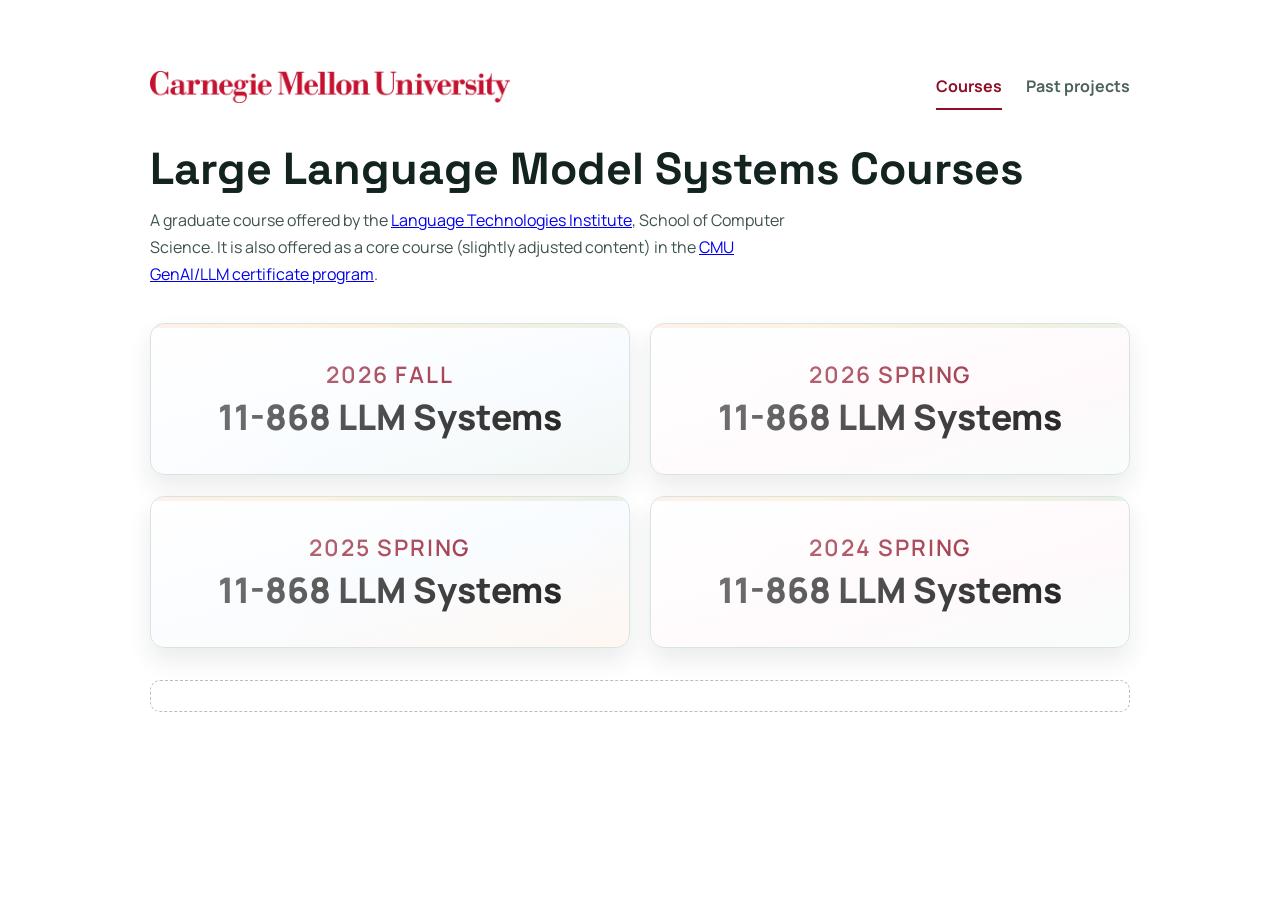
<file: index.html>
<!doctype html>
<html lang="en">
  <head>
    <meta charset="UTF-8" />
    <meta name="viewport" content="width=device-width, initial-scale=1.0" />
    <title>CMU LLM Systems</title>
    <meta
      name="description"
      content="Course links for CMU 11-868 Large Language Model Systems."
    />
    <link rel="preconnect" href="https://fonts.googleapis.com" />
    <link rel="preconnect" href="https://fonts.gstatic.com" crossorigin />
    <link
      href="https://fonts.googleapis.com/css2?family=Manrope:wght@400;500;700;800&family=Space+Grotesk:wght@500;700&display=swap"
      rel="stylesheet"
    />
    <link rel="stylesheet" href="styles.css" />
  </head>
  <body>
    <main class="page">
      <div class="site-header">
        <img class="cmu-wordmark" src="cmu-wordmark-logo.png" alt="Carnegie Mellon University" />
        <nav class="site-nav" aria-label="Main navigation">
          <a href="/" aria-current="page">Courses</a>
          <a href="/past_projects/">Past projects</a>
        </nav>
      </div>
      <header class="hero">
        <h1>Large Language Model Systems Courses</h1>
        <p class="lead">
          A graduate course offered by the <a href="https://www.lti.cmu.edu/">Language Technologies Institute</a>, School of Computer Science.
          It is also offered as a core course (slightly adjusted content) in the <a href="https://www.cmu.edu/online/generative-ai-llms">CMU GenAI/LLM certificate program</a>. 
        </p>
      </header>

      <ul class="cards">
        <li class="card" data-year="2026" data-term="Fall">
          <a href="/llmsystem2026fall/">
            <span class="term">2026 Fall</span>
            <p class="title">11-868 LLM Systems</p>
          </a>
        </li>

        <li class="card" data-year="2026" data-term="Spring">
          <a href="/llmsystem2026spring/">
            <span class="term">2026 Spring</span>
            <p class="title">11-868 LLM Systems</p>
          </a>
        </li>

        <li class="card" data-year="2025" data-term="Spring">
          <a href="/llmsystem2025spring/">
            <span class="term">2025 Spring</span>
            <p class="title">11-868 LLM Systems</p>
          </a>
        </li>

        <li class="card" data-year="2024" data-term="Spring">
          <a href="/llmsystem2024spring/">
            <span class="term">2024 Spring</span>
            <p class="title">11-868 LLM Systems</p>
          </a>
        </li>
      </ul>

      <p class="manage-note">
        
      </p>
    </main>
    <script>
      (function sortCourseCards() {
        const termRank = {
          Fall: 3,
          Summer: 2,
          Spring: 1,
          Winter: 0,
        };

        const cardsContainer = document.querySelector(".cards");
        if (!cardsContainer) {
          return;
        }

        const cards = Array.from(cardsContainer.querySelectorAll(".card"));

        cards
          .sort((a, b) => {
            const yearA = Number(a.dataset.year) || 0;
            const yearB = Number(b.dataset.year) || 0;
            if (yearA !== yearB) {
              return yearB - yearA;
            }

            const termA = termRank[a.dataset.term] ?? -1;
            const termB = termRank[b.dataset.term] ?? -1;
            return termB - termA;
          })
          .forEach((card) => cardsContainer.appendChild(card));
      })();
    </script>
  </body>
</html>
</file>
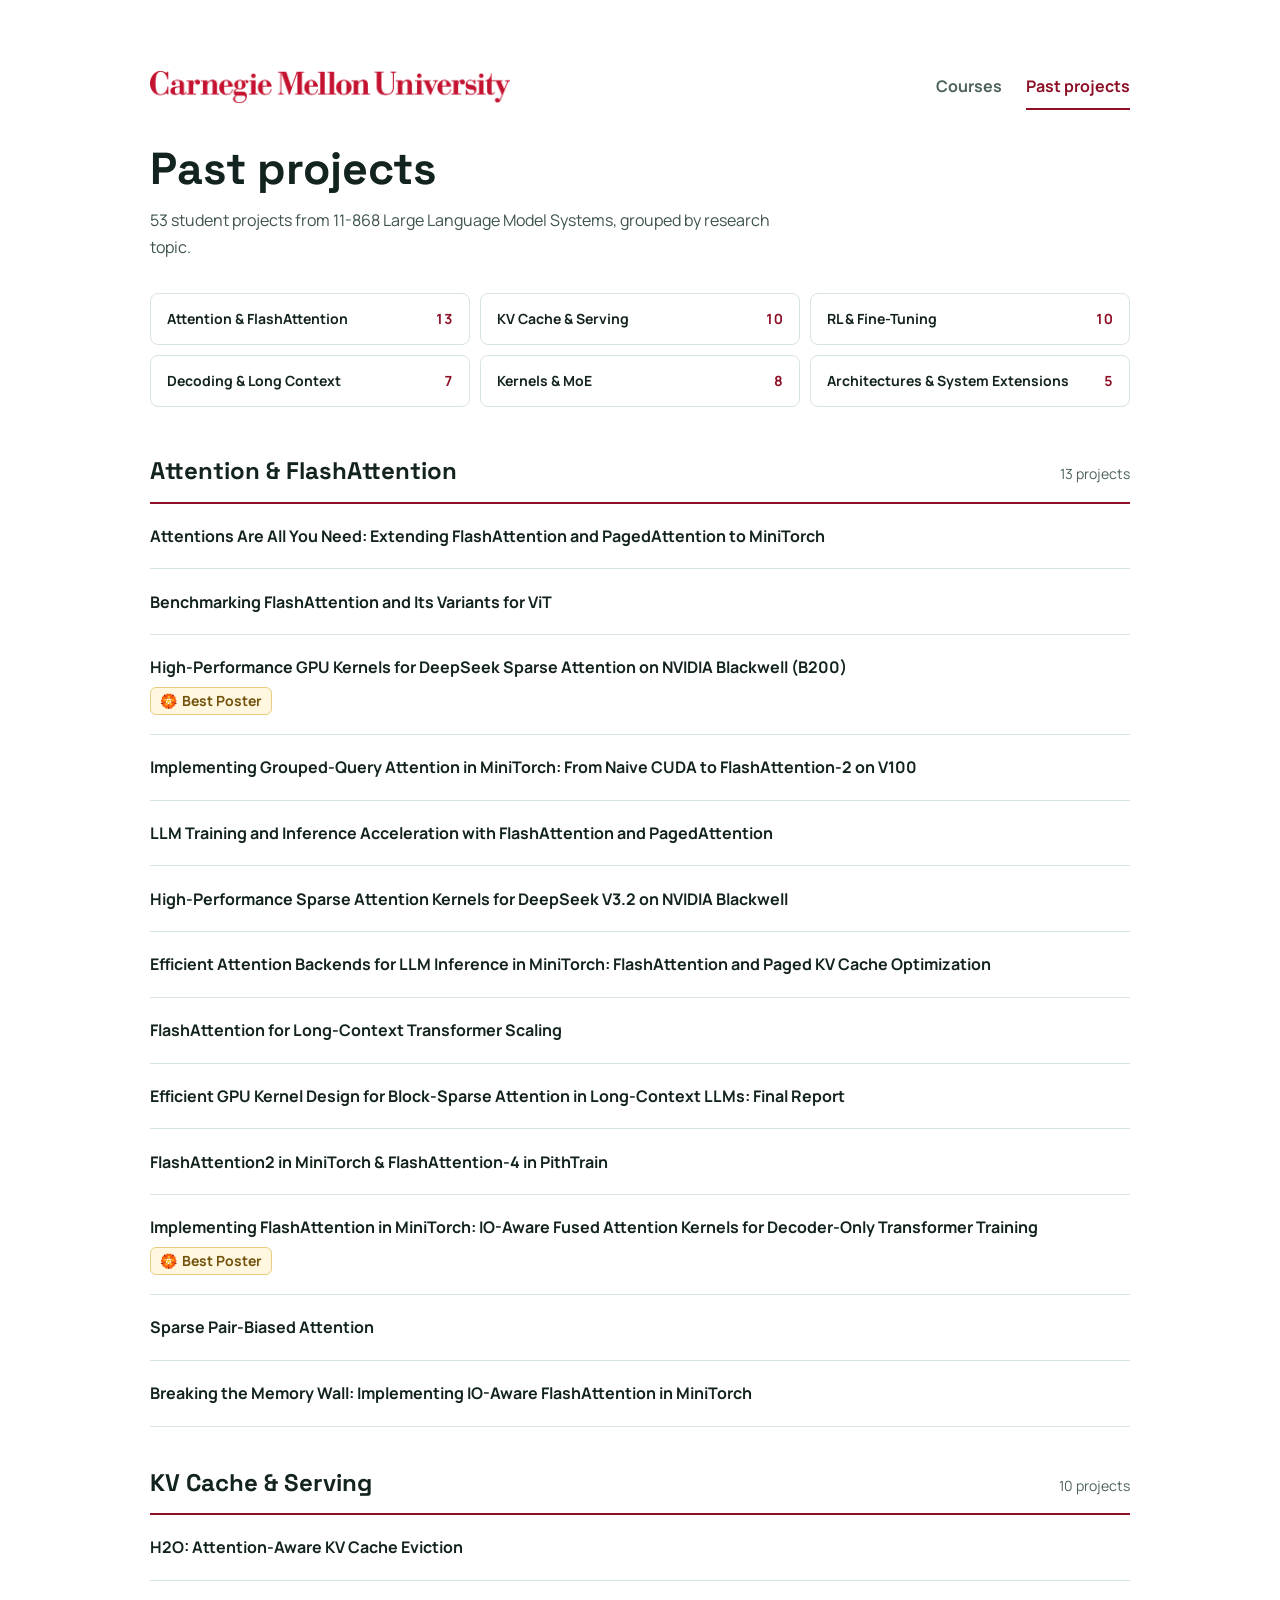
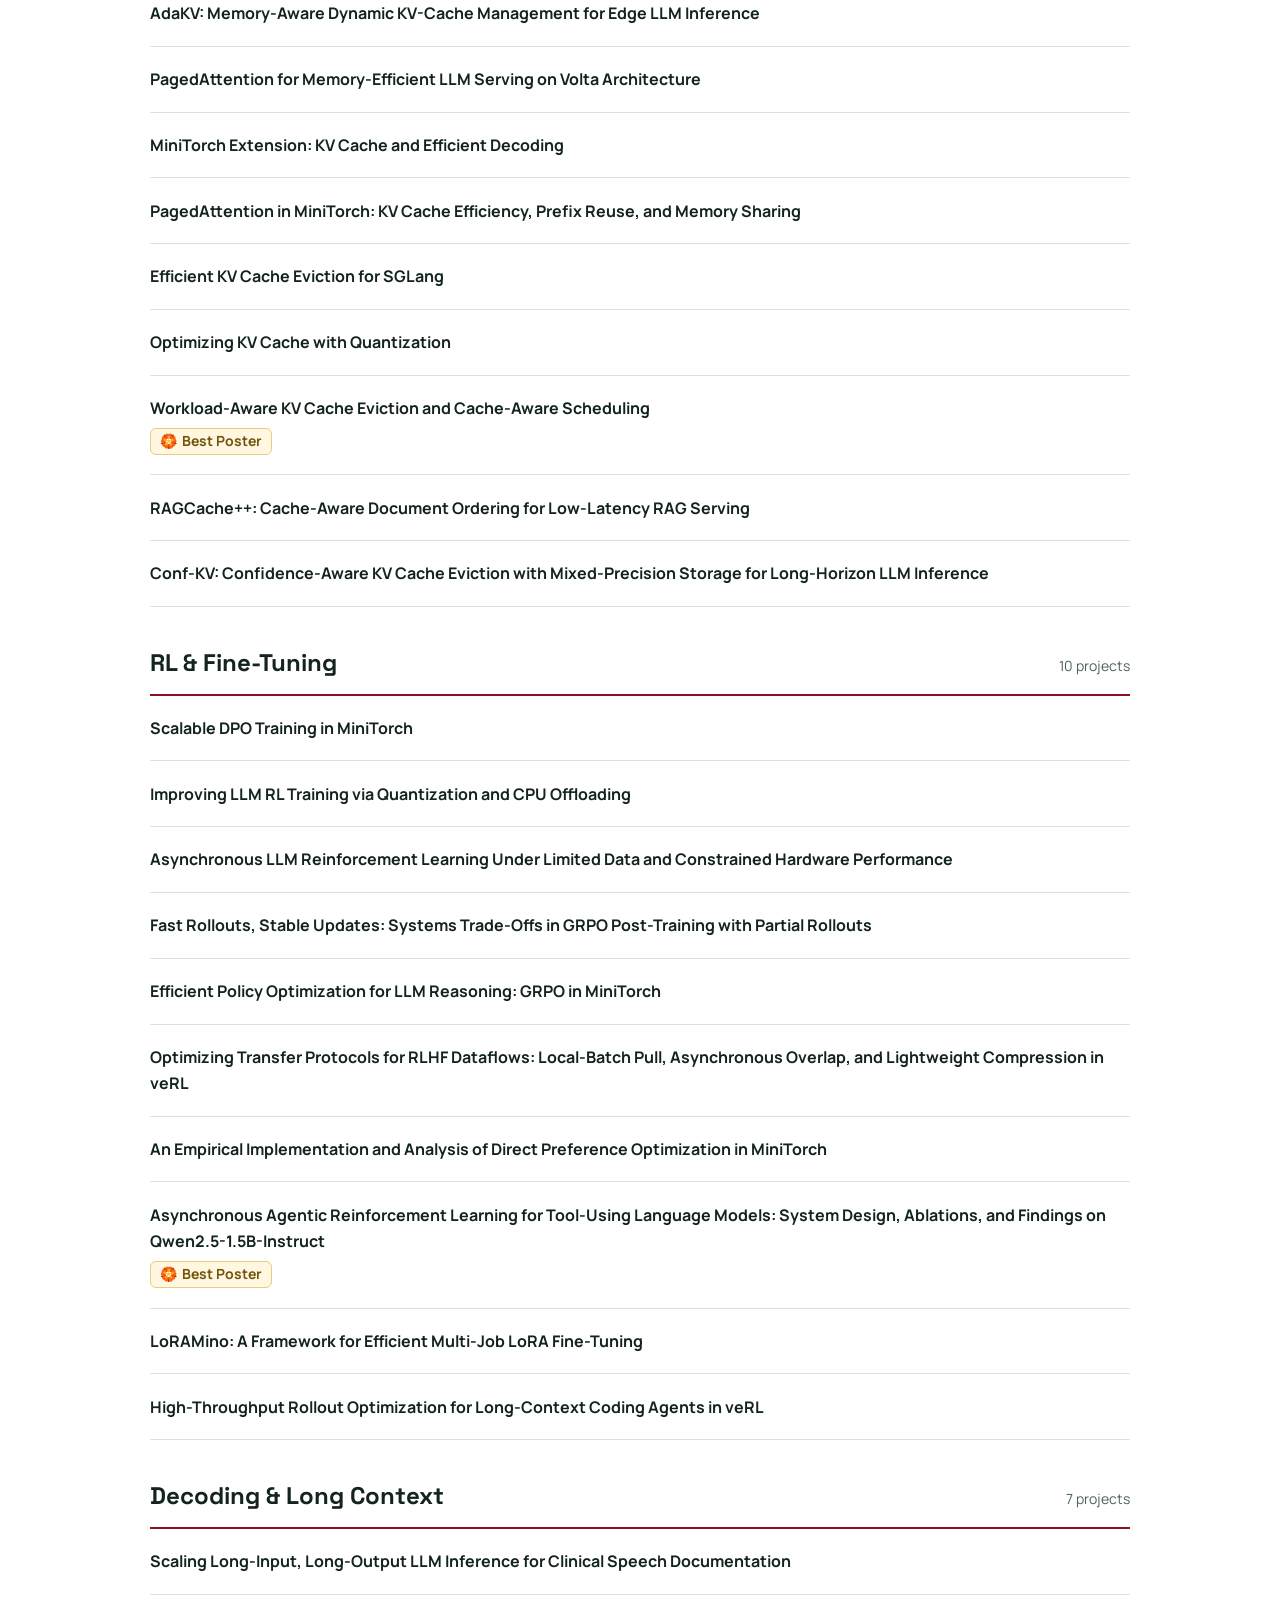
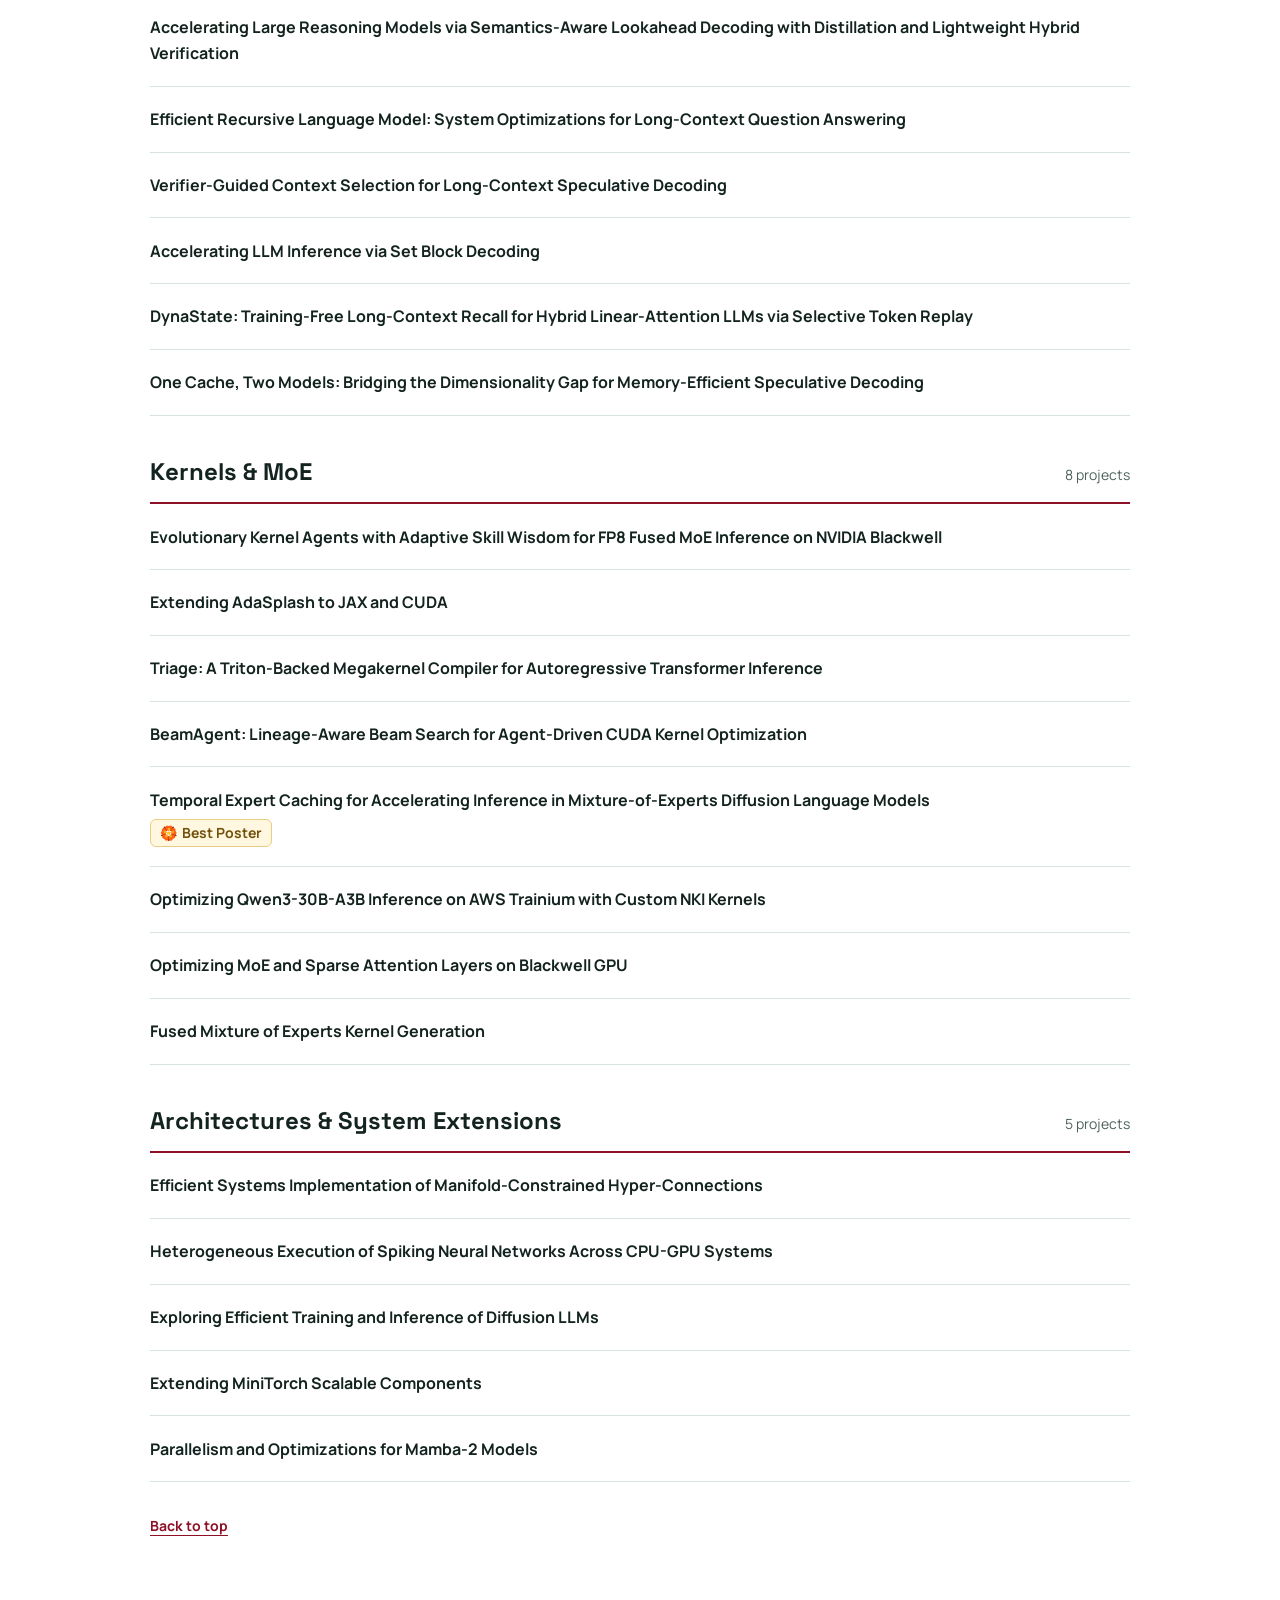
<file: past_projects/index.html>
<!doctype html>
<html lang="en">
  <head>
    <meta charset="UTF-8" />
    <meta name="viewport" content="width=device-width, initial-scale=1.0" />
    <title>Past Projects | CMU LLM Systems</title>
    <meta
      name="description"
      content="Explore 53 past student projects in CMU 11-868 Large Language Model Systems, organized into six research areas."
    />
    <link rel="preconnect" href="https://fonts.googleapis.com" />
    <link rel="preconnect" href="https://fonts.gstatic.com" crossorigin />
    <link
      href="https://fonts.googleapis.com/css2?family=Manrope:wght@400;500;700;800&amp;family=Space+Grotesk:wght@500;700&amp;display=swap"
      rel="stylesheet"
    />
    <link rel="stylesheet" href="/styles.css" />
    <link rel="stylesheet" href="/past_projects/styles.css" />
  </head>
  <body>
    <main class="page archive-page" id="top">
      <div class="site-header">
        <img class="cmu-wordmark" src="/cmu-wordmark-logo.png" alt="Carnegie Mellon University" />
        <nav class="site-nav" aria-label="Main navigation">
          <a href="/">Courses</a>
          <a href="/past_projects/" aria-current="page">Past projects</a>
        </nav>
      </div>
      <header class="hero">
        <h1>Past projects</h1>
        <p class="lead">53 student projects from 11-868 Large Language Model Systems, grouped by research topic.</p>
      </header>

      <nav class="topic-nav" aria-label="Project categories">
        <a href="#attention">Attention &amp; FlashAttention <span class="topic-count">13</span></a>
        <a href="#kv-cache">KV Cache &amp; Serving <span class="topic-count">10</span></a>
        <a href="#training">RL &amp; Fine-Tuning <span class="topic-count">10</span></a>
        <a href="#decoding">Decoding &amp; Long Context <span class="topic-count">7</span></a>
        <a href="#kernels">Kernels &amp; MoE <span class="topic-count">8</span></a>
        <a href="#architectures">Architectures &amp; System Extensions <span class="topic-count">5</span></a>
      </nav>

      <section class="project-section" id="attention" aria-labelledby="attention-heading">
        <div class="section-heading">
          <h2 id="attention-heading">Attention &amp; FlashAttention</h2>
          <span class="section-count">13 projects</span>
        </div>
        <ul class="project-list">
          <li class="project-row">
            <h3 class="project-title">Attentions Are All You Need: Extending FlashAttention and PagedAttention to MiniTorch</h3>
          </li>
          <li class="project-row">
            <h3 class="project-title">Benchmarking FlashAttention and Its Variants for ViT</h3>
          </li>
          <li class="project-row">
            <h3 class="project-title">
              High-Performance GPU Kernels for DeepSeek Sparse Attention on NVIDIA Blackwell (B200)
              <span class="project-award"><span aria-hidden="true">🏵️</span> Best Poster</span>
            </h3>
          </li>
          <li class="project-row">
            <h3 class="project-title">Implementing Grouped-Query Attention in MiniTorch: From Naive CUDA to FlashAttention-2 on V100</h3>
          </li>
          <li class="project-row">
            <h3 class="project-title">LLM Training and Inference Acceleration with FlashAttention and PagedAttention</h3>
          </li>
          <li class="project-row">
            <h3 class="project-title">High-Performance Sparse Attention Kernels for DeepSeek V3.2 on NVIDIA Blackwell</h3>
          </li>
          <li class="project-row">
            <h3 class="project-title">Efficient Attention Backends for LLM Inference in MiniTorch: FlashAttention and Paged KV Cache Optimization</h3>
          </li>
          <li class="project-row">
            <h3 class="project-title">FlashAttention for Long-Context Transformer Scaling</h3>
          </li>
          <li class="project-row">
            <h3 class="project-title">Efficient GPU Kernel Design for Block-Sparse Attention in Long-Context LLMs: Final Report</h3>
          </li>
          <li class="project-row">
            <h3 class="project-title">FlashAttention2 in MiniTorch &amp; FlashAttention-4 in PithTrain</h3>
          </li>
          <li class="project-row">
            <h3 class="project-title">
              Implementing FlashAttention in MiniTorch: IO-Aware Fused Attention Kernels for Decoder-Only Transformer Training
              <span class="project-award"><span aria-hidden="true">🏵️</span> Best Poster</span>
            </h3>
          </li>
          <li class="project-row">
            <h3 class="project-title">Sparse Pair-Biased Attention</h3>
          </li>
          <li class="project-row">
            <h3 class="project-title">Breaking the Memory Wall: Implementing IO-Aware FlashAttention in MiniTorch</h3>
          </li>
        </ul>
      </section>

      <section class="project-section" id="kv-cache" aria-labelledby="kv-cache-heading">
        <div class="section-heading">
          <h2 id="kv-cache-heading">KV Cache &amp; Serving</h2>
          <span class="section-count">10 projects</span>
        </div>
        <ul class="project-list">
          <li class="project-row">
            <h3 class="project-title">H2O: Attention-Aware KV Cache Eviction</h3>
          </li>
          <li class="project-row">
            <h3 class="project-title">AdaKV: Memory-Aware Dynamic KV-Cache Management for Edge LLM Inference</h3>
          </li>
          <li class="project-row">
            <h3 class="project-title">PagedAttention for Memory-Efficient LLM Serving on Volta Architecture</h3>
          </li>
          <li class="project-row">
            <h3 class="project-title">MiniTorch Extension: KV Cache and Efficient Decoding</h3>
          </li>
          <li class="project-row">
            <h3 class="project-title">PagedAttention in MiniTorch: KV Cache Efficiency, Prefix Reuse, and Memory Sharing</h3>
          </li>
          <li class="project-row">
            <h3 class="project-title">Efficient KV Cache Eviction for SGLang</h3>
          </li>
          <li class="project-row">
            <h3 class="project-title">Optimizing KV Cache with Quantization</h3>
          </li>
          <li class="project-row">
            <h3 class="project-title">
              Workload-Aware KV Cache Eviction and Cache-Aware Scheduling
              <span class="project-award"><span aria-hidden="true">🏵️</span> Best Poster</span>
            </h3>
          </li>
          <li class="project-row">
            <h3 class="project-title">RAGCache++: Cache-Aware Document Ordering for Low-Latency RAG Serving</h3>
          </li>
          <li class="project-row">
            <h3 class="project-title">Conf-KV: Confidence-Aware KV Cache Eviction with Mixed-Precision Storage for Long-Horizon LLM Inference</h3>
          </li>
        </ul>
      </section>

      <section class="project-section" id="training" aria-labelledby="training-heading">
        <div class="section-heading">
          <h2 id="training-heading">RL &amp; Fine-Tuning</h2>
          <span class="section-count">10 projects</span>
        </div>
        <ul class="project-list">
          <li class="project-row">
            <h3 class="project-title">Scalable DPO Training in MiniTorch</h3>
          </li>
          <li class="project-row">
            <h3 class="project-title">Improving LLM RL Training via Quantization and CPU Offloading</h3>
          </li>
          <li class="project-row">
            <h3 class="project-title">Asynchronous LLM Reinforcement Learning Under Limited Data and Constrained Hardware Performance</h3>
          </li>
          <li class="project-row">
            <h3 class="project-title">Fast Rollouts, Stable Updates: Systems Trade-Offs in GRPO Post-Training with Partial Rollouts</h3>
          </li>
          <li class="project-row">
            <h3 class="project-title">Efficient Policy Optimization for LLM Reasoning: GRPO in MiniTorch</h3>
          </li>
          <li class="project-row">
            <h3 class="project-title">Optimizing Transfer Protocols for RLHF Dataflows: Local-Batch Pull, Asynchronous Overlap, and Lightweight Compression in veRL</h3>
          </li>
          <li class="project-row">
            <h3 class="project-title">An Empirical Implementation and Analysis of Direct Preference Optimization in MiniTorch</h3>
          </li>
          <li class="project-row">
            <h3 class="project-title">
              Asynchronous Agentic Reinforcement Learning for Tool-Using Language Models: System Design, Ablations, and Findings on Qwen2.5-1.5B-Instruct
              <span class="project-award"><span aria-hidden="true">🏵️</span> Best Poster</span>
            </h3>
          </li>
          <li class="project-row">
            <h3 class="project-title">LoRAMino: A Framework for Efficient Multi-Job LoRA Fine-Tuning</h3>
          </li>
          <li class="project-row">
            <h3 class="project-title">High-Throughput Rollout Optimization for Long-Context Coding Agents in veRL</h3>
          </li>
        </ul>
      </section>

      <section class="project-section" id="decoding" aria-labelledby="decoding-heading">
        <div class="section-heading">
          <h2 id="decoding-heading">Decoding &amp; Long Context</h2>
          <span class="section-count">7 projects</span>
        </div>
        <ul class="project-list">
          <li class="project-row">
            <h3 class="project-title">Scaling Long-Input, Long-Output LLM Inference for Clinical Speech Documentation</h3>
          </li>
          <li class="project-row">
            <h3 class="project-title">Accelerating Large Reasoning Models via Semantics-Aware Lookahead Decoding with Distillation and Lightweight Hybrid Verification</h3>
          </li>
          <li class="project-row">
            <h3 class="project-title">Efficient Recursive Language Model: System Optimizations for Long-Context Question Answering</h3>
          </li>
          <li class="project-row">
            <h3 class="project-title">Verifier-Guided Context Selection for Long-Context Speculative Decoding</h3>
          </li>
          <li class="project-row">
            <h3 class="project-title">Accelerating LLM Inference via Set Block Decoding</h3>
          </li>
          <li class="project-row">
            <h3 class="project-title">DynaState: Training-Free Long-Context Recall for Hybrid Linear-Attention LLMs via Selective Token Replay</h3>
          </li>
          <li class="project-row">
            <h3 class="project-title">One Cache, Two Models: Bridging the Dimensionality Gap for Memory-Efficient Speculative Decoding</h3>
          </li>
        </ul>
      </section>

      <section class="project-section" id="kernels" aria-labelledby="kernels-heading">
        <div class="section-heading">
          <h2 id="kernels-heading">Kernels &amp; MoE</h2>
          <span class="section-count">8 projects</span>
        </div>
        <ul class="project-list">
          <li class="project-row">
            <h3 class="project-title">Evolutionary Kernel Agents with Adaptive Skill Wisdom for FP8 Fused MoE Inference on NVIDIA Blackwell</h3>
          </li>
          <li class="project-row">
            <h3 class="project-title">Extending AdaSplash to JAX and CUDA</h3>
          </li>
          <li class="project-row">
            <h3 class="project-title">Triage: A Triton-Backed Megakernel Compiler for Autoregressive Transformer Inference</h3>
          </li>
          <li class="project-row">
            <h3 class="project-title">BeamAgent: Lineage-Aware Beam Search for Agent-Driven CUDA Kernel Optimization</h3>
          </li>
          <li class="project-row">
            <h3 class="project-title">
              Temporal Expert Caching for Accelerating Inference in Mixture-of-Experts Diffusion Language Models
              <span class="project-award"><span aria-hidden="true">🏵️</span> Best Poster</span>
            </h3>
          </li>
          <li class="project-row">
            <h3 class="project-title">Optimizing Qwen3-30B-A3B Inference on AWS Trainium with Custom NKI Kernels</h3>
          </li>
          <li class="project-row">
            <h3 class="project-title">Optimizing MoE and Sparse Attention Layers on Blackwell GPU</h3>
          </li>
          <li class="project-row">
            <h3 class="project-title">Fused Mixture of Experts Kernel Generation</h3>
          </li>
        </ul>
      </section>

      <section class="project-section" id="architectures" aria-labelledby="architectures-heading">
        <div class="section-heading">
          <h2 id="architectures-heading">Architectures &amp; System Extensions</h2>
          <span class="section-count">5 projects</span>
        </div>
        <ul class="project-list">
          <li class="project-row">
            <h3 class="project-title">Efficient Systems Implementation of Manifold-Constrained Hyper-Connections</h3>
          </li>
          <li class="project-row">
            <h3 class="project-title">Heterogeneous Execution of Spiking Neural Networks Across CPU-GPU Systems</h3>
          </li>
          <li class="project-row">
            <h3 class="project-title">Exploring Efficient Training and Inference of Diffusion LLMs</h3>
          </li>
          <li class="project-row">
            <h3 class="project-title">Extending MiniTorch Scalable Components</h3>
          </li>
          <li class="project-row">
            <h3 class="project-title">Parallelism and Optimizations for Mamba-2 Models</h3>
          </li>
        </ul>
      </section>

      <footer class="archive-footer">
        <a href="#top">Back to top</a>
      </footer>
    </main>
  </body>
</html>
</file>
<file: styles.css>
:root {
  --bg-top: #f5f9ff;
  --bg-bottom: #eef5f2;
  --surface: #ffffff;
  --surface-border: #d8e4df;
  --text: #13231f;
  --text-muted: #4c625b;
  --accent: #14624e;
  --accent-soft: #e6f4ef;
  --term-red-text: #8e1026;
  --term-red-hover: #b3122d;
  --term-red-bg: #ffe3e7;
  --term-red-border: #f5c2cb;
  --shadow: 0 14px 30px rgba(19, 35, 31, 0.08);
  --radius: 14px;
}

* {
  box-sizing: border-box;
}

body {
  margin: 0;
  min-height: 100vh;
  font-family: "Manrope", "Segoe UI", sans-serif;
  color: var(--text);
  background: #ffffff;
}

.page {
  width: min(980px, 92vw);
  margin: 0 auto;
  padding: 4rem 0 5rem;
}

.hero {
  margin-bottom: 2rem;
  animation: fade-slide 0.5s ease-out both;
}

.site-header {
  display: flex;
  flex-wrap: wrap;
  align-items: center;
  justify-content: space-between;
  gap: 1rem 2rem;
  margin-bottom: 2rem;
}

.site-header .cmu-wordmark {
  margin: 0;
}

.site-nav {
  display: flex;
  flex-wrap: wrap;
  gap: 1.5rem;
}

.site-nav a {
  padding: 0.7rem 0;
  border-bottom: 2px solid transparent;
  color: var(--text-muted);
  font-size: 1rem;
  font-weight: 700;
  text-decoration: none;
}

.site-nav a:hover,
.site-nav a[aria-current="page"] {
  border-color: var(--term-red-text);
  color: var(--term-red-text);
}

a:focus-visible {
  outline: 3px solid var(--accent);
  outline-offset: 4px;
}

.eyebrow {
  margin: 0 0 0.55rem;
  font-size: 0.82rem;
  letter-spacing: 0.12em;
  text-transform: uppercase;
  color: var(--text-muted);
  font-weight: 700;
}

.cmu-wordmark {
  display: block;
  width: min(360px, 78vw);
  height: auto;
  margin: 0 0 0.8rem;
}

h1 {
  margin: 0 0 0.65rem;
  font-family: "Space Grotesk", "Manrope", sans-serif;
  font-size: clamp(1.8rem, 2.2vw + 1.1rem, 2.8rem);
  line-height: 1.2;
}

.lead {
  margin: 0;
  max-width: 65ch;
  color: #3e534d;
  font-size: 1rem;
  line-height: 1.7;
}

.cards {
  list-style: none;
  margin: 2.2rem 0 0;
  padding: 0;
  display: grid;
  grid-template-columns: repeat(auto-fit, minmax(min(340px, 100%), 1fr));
  gap: 1.3rem;
}

.card {
  position: relative;
  background: linear-gradient(165deg, #ffffff 0%, #f7fbff 58%, #f1f7f4 100%);
  border: 1px solid var(--surface-border);
  border-radius: var(--radius);
  box-shadow: 0 12px 24px rgba(19, 35, 31, 0.09);
  transition: transform 0.2s ease, box-shadow 0.2s ease, border-color 0.2s ease;
  animation: fade-slide 0.45s ease-out both;
  overflow: hidden;
}

.card::before {
  content: "";
  position: absolute;
  left: -20%;
  top: 0;
  width: 140%;
  height: 4px;
  background: linear-gradient(90deg, #ffd6de 0%, #ffe8c8 35%, #dff1e9 100%);
  opacity: 0.95;
  pointer-events: none;
}

.card:nth-child(2n) {
  background: linear-gradient(165deg, #ffffff 0%, #fff8fb 62%, #f8fdfb 100%);
}

.card:nth-child(3n) {
  background: linear-gradient(165deg, #ffffff 0%, #f7fbff 50%, #fff7f1 100%);
}

.card::after {
  content: "";
  position: absolute;
  inset: 0;
  border-radius: inherit;
  background: linear-gradient(130deg, rgba(255, 255, 255, 0.52), rgba(255, 255, 255, 0));
  pointer-events: none;
}

.card:nth-child(2) {
  animation-delay: 0.06s;
}

.card:nth-child(3) {
  animation-delay: 0.12s;
}

.card:nth-child(4) {
  animation-delay: 0.18s;
}

.card:hover,
.card:focus-within {
  transform: translateY(-5px);
  border-color: #c7dcd1;
  box-shadow:
    0 22px 42px rgba(19, 35, 31, 0.14),
    0 0 0 1px rgba(199, 220, 209, 0.35);
}

.card a {
  display: grid;
  gap: 0.25rem;
  min-height: 150px;
  padding: 0.72rem 0.72rem 0.78rem;
  justify-items: center;
  align-content: center;
  text-align: center;
  color: inherit;
  text-decoration: none;
}

.term {
  width: fit-content;
  padding: 0;
  border-radius: 0;
  font-size: 1.42rem;
  text-transform: uppercase;
  letter-spacing: 0.08em;
  color: var(--term-red-text);
  background: transparent;
  border: none;
  font-weight: 600;
  transition: color 0.2s ease;
}

.card:hover .term,
.card:focus-within .term {
  color: var(--term-red-hover);
}

.title {
  margin: 0;
  font-size: 2.2rem;
  line-height: 1.28;
  font-weight: 800;
  color: #111111;
}

.manage-note {
  margin-top: 2rem;
  padding: 0.95rem 1rem;
  border-radius: 10px;
  border: 1px dashed #a9c6ba;
  background: rgba(255, 255, 255, 0.5);
  color: #2f5048;
  font-size: 0.93rem;
}

@keyframes fade-slide {
  from {
    opacity: 0;
    transform: translateY(8px);
  }
  to {
    opacity: 1;
    transform: translateY(0);
  }
}

@media (max-width: 640px) {
  .page {
    padding-top: 2.6rem;
  }

  .cmu-wordmark {
    width: min(300px, 82vw);
    margin-bottom: 0.65rem;
  }

  .lead {
    font-size: 0.95rem;
    line-height: 1.6;
  }

  .card a {
    min-height: 118px;
    padding: 0.58rem 0.58rem 0.62rem;
    gap: 0.2rem;
  }

  .term {
    font-size: 1.18rem;
  }

  .title {
    font-size: 1.85rem;
    line-height: 1.2;
  }
}
</file>
<file: past_projects/styles.css>
.archive-page .lead {
  font-size: 1rem;
}

.topic-nav {
  display: grid;
  grid-template-columns: repeat(3, minmax(0, 1fr));
  gap: 0.65rem;
  margin: 0 0 3rem;
}

.topic-nav a {
  display: flex;
  align-items: center;
  justify-content: space-between;
  gap: 0.75rem;
  padding: 0.9rem 1rem;
  border: 1px solid var(--surface-border);
  border-radius: 8px;
  color: var(--text);
  font-size: 0.875rem;
  font-weight: 700;
  line-height: 1.5;
  text-decoration: none;
}

.topic-nav a:hover {
  border-color: var(--term-red-border);
  background: #fff7f8;
  color: var(--term-red-text);
}

.topic-count {
  color: var(--term-red-text);
  font-variant-numeric: tabular-nums;
}

.project-section {
  margin-top: 2.5rem;
  scroll-margin-top: 1.5rem;
}

.section-heading {
  display: flex;
  flex-wrap: wrap;
  align-items: baseline;
  justify-content: space-between;
  gap: 0.5rem 1rem;
  padding-bottom: 0.9rem;
  border-bottom: 2px solid var(--term-red-text);
}

.section-heading h2 {
  margin: 0;
  font-family: "Space Grotesk", "Manrope", sans-serif;
  font-size: clamp(1.25rem, 1.15rem + 0.5vw, 1.5rem);
  line-height: 1.35;
}

.section-count {
  color: var(--text-muted);
  font-size: 0.875rem;
  white-space: nowrap;
}

.project-list {
  margin: 0;
  padding: 0;
  list-style: none;
}

.project-row {
  padding: 1.2rem 0;
  border-bottom: 1px solid var(--surface-border);
  overflow-wrap: anywhere;
}

.project-title {
  margin: 0;
  font-size: 1rem;
  line-height: 1.65;
  font-weight: 700;
}

.project-award {
  display: flex;
  align-items: center;
  gap: 0.35rem;
  width: fit-content;
  margin-top: 0.4rem;
  padding: 0.1rem 0.55rem;
  border: 1px solid #e8cc80;
  border-radius: 6px;
  background: #fff7df;
  color: #72520c;
  font-size: 0.875rem;
  line-height: 1.6;
}

.archive-footer {
  margin-top: 2rem;
}

.archive-footer a {
  color: var(--term-red-text);
  font-size: 0.875rem;
  font-weight: 700;
  text-underline-offset: 0.25em;
}

@media (max-width: 760px) {
  .topic-nav {
    grid-template-columns: repeat(2, minmax(0, 1fr));
  }

  .project-row {
    padding: 1rem 0;
  }
}

@media (max-width: 400px) {
  .topic-nav {
    grid-template-columns: minmax(0, 1fr);
  }
}

@media (prefers-reduced-motion: reduce) {
  .archive-page .hero {
    animation: none;
  }
}
</file>
